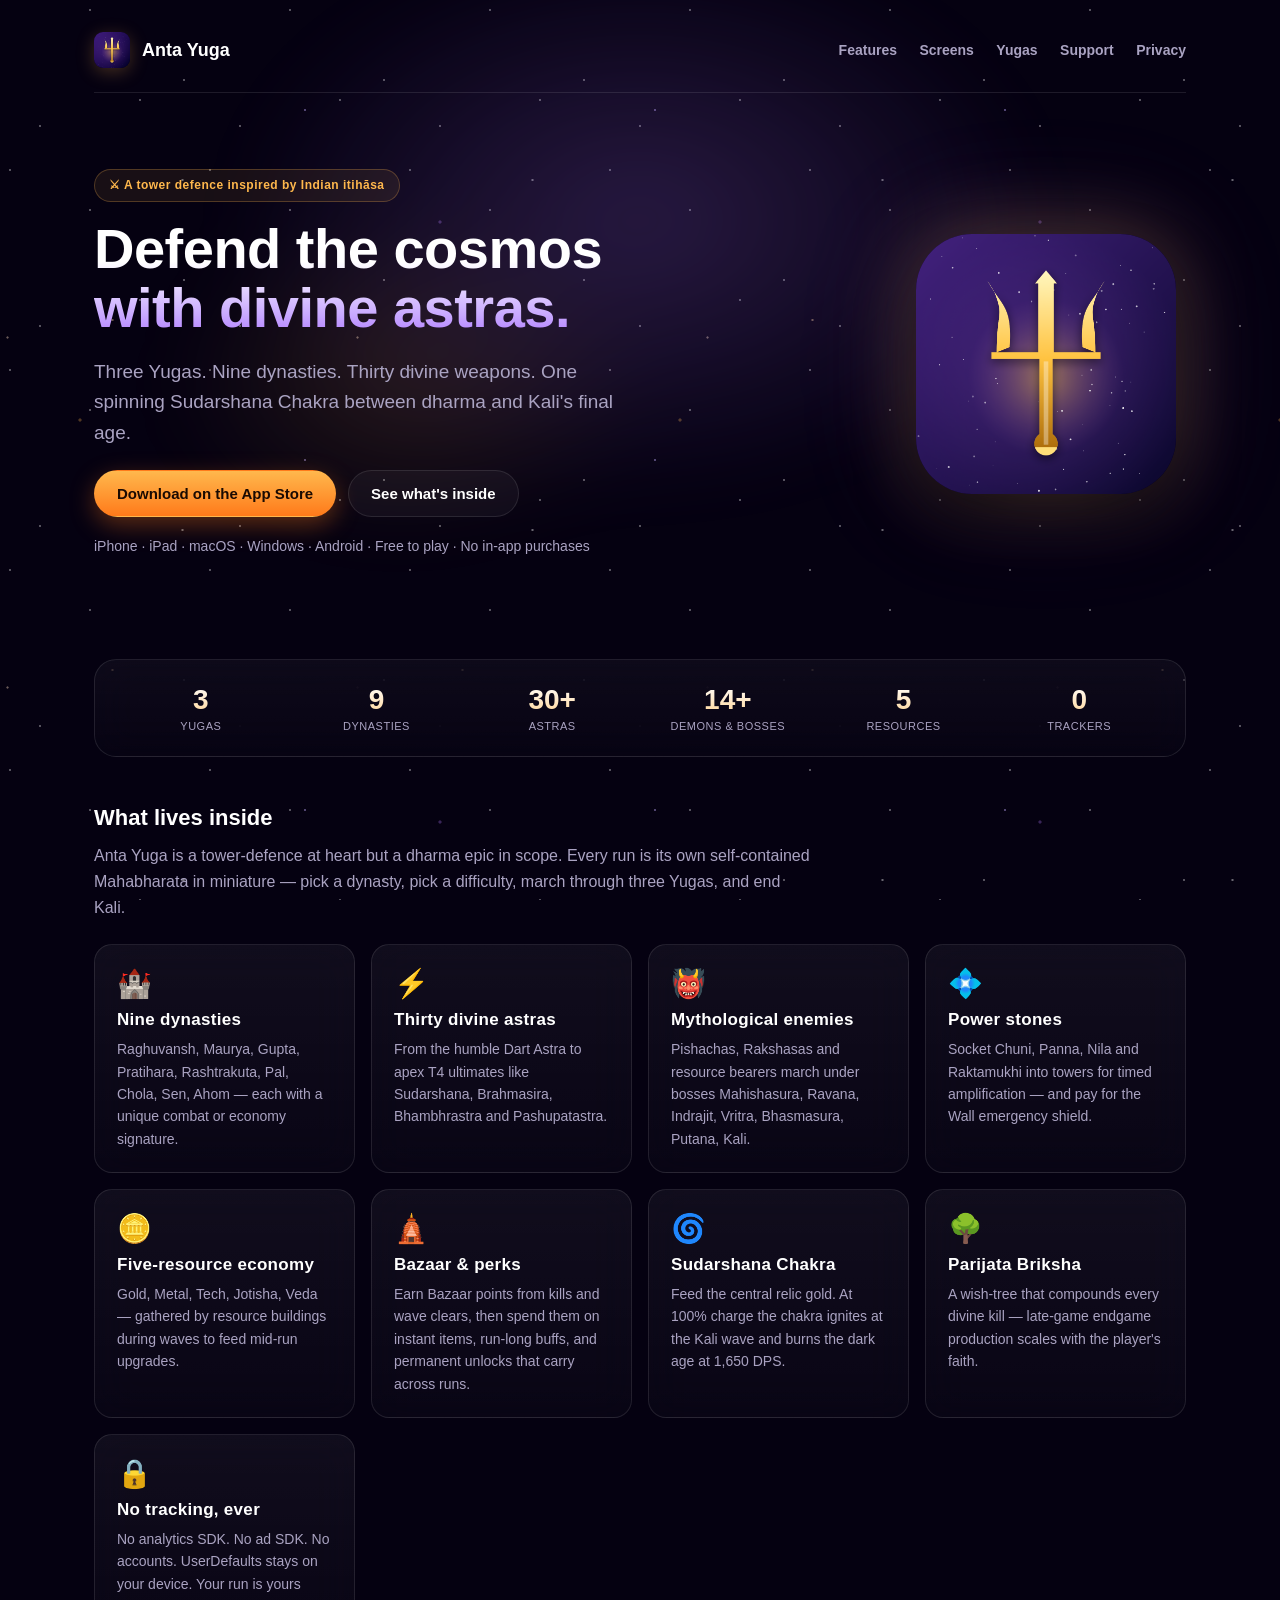
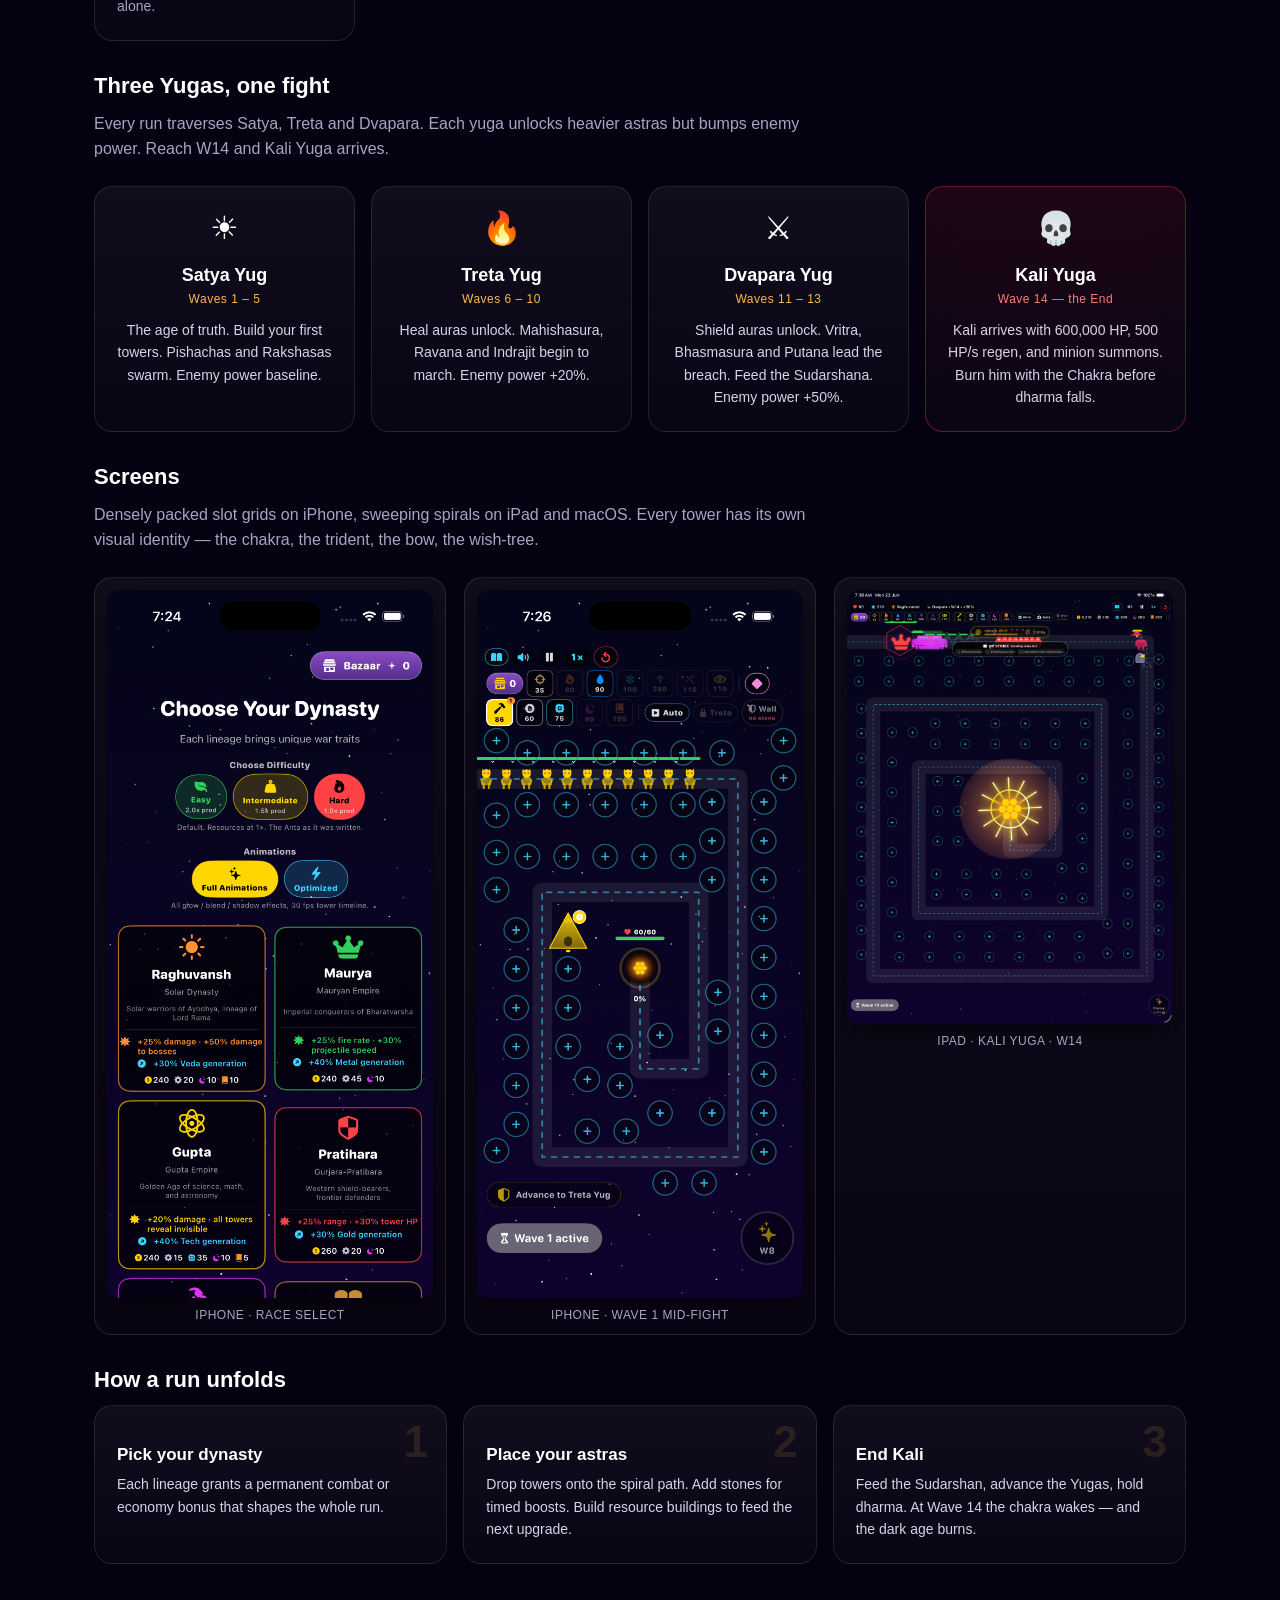
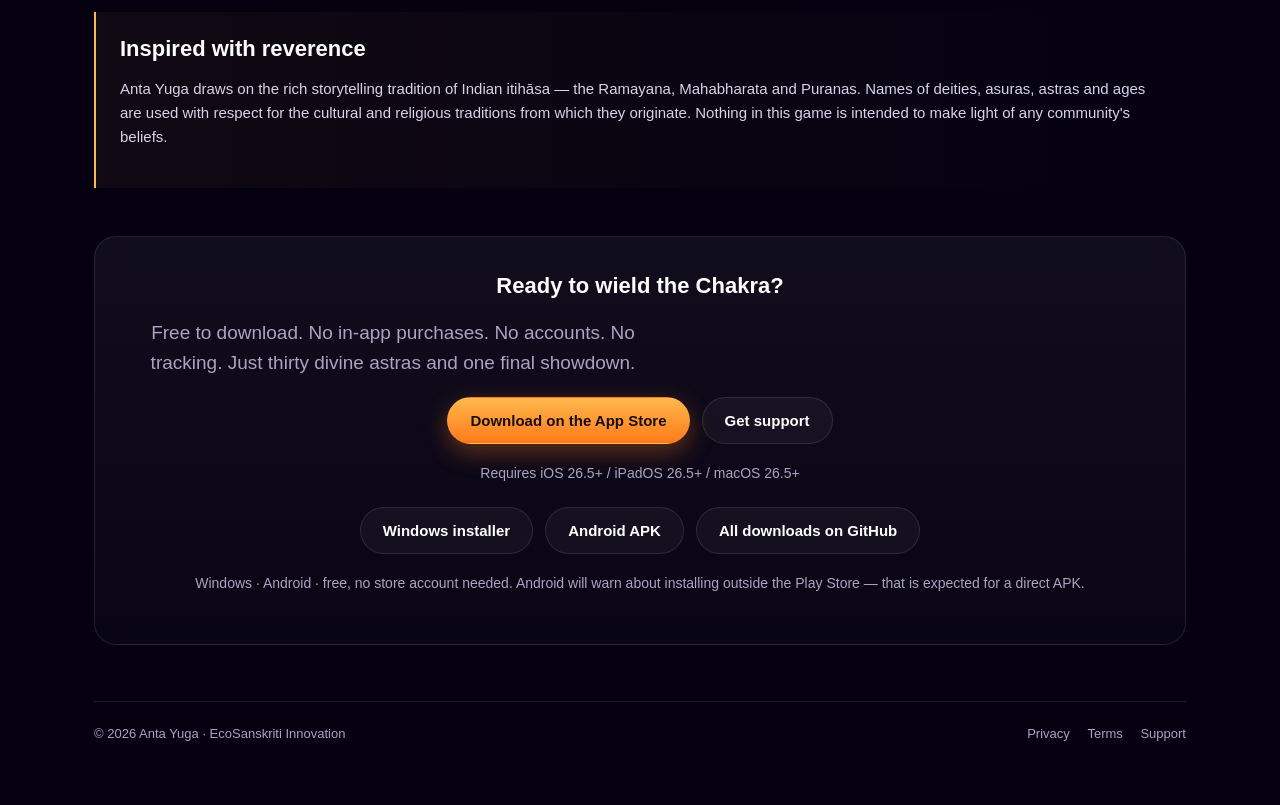
<file: docs/index.html>
<!DOCTYPE html>
<html lang="en">
<head>
<meta charset="UTF-8" />
<meta name="viewport" content="width=device-width, initial-scale=1.0" />
<title>Anta Yuga — Defend dharma across three Yugas</title>
<meta name="description" content="Anta Yuga is a strategic tower-defence game inspired by Indian itihāsa. Wield 30+ divine astras, summon the Sudarshana Chakra, and turn back the demon horde led by Kali Yuga." />
<meta property="og:title" content="Anta Yuga" />
<meta property="og:description" content="A tower-defence game inspired by Indian itihāsa. Three Yugas, nine dynasties, the Sudarshana Chakra." />
<meta property="og:image" content="icon-1024.png" />
<meta name="theme-color" content="#0a0518" />
<link rel="icon" href="icon-512.png" />
<link rel="apple-touch-icon" href="icon-512.png" />
<link rel="stylesheet" href="style.css" />
</head>
<body class="landing">

<!-- Animated starfield background -->
<div class="starfield" aria-hidden="true">
  <div class="stars stars-1"></div>
  <div class="stars stars-2"></div>
  <div class="stars stars-3"></div>
  <div class="aurora"></div>
</div>

<div class="container landing-container">

  <header class="site">
    <div class="brand">
      <img src="icon-512.png" alt="" class="brand-icon" />
      <span>Anta Yuga</span>
    </div>
    <nav class="site">
      <a href="#features">Features</a>
      <a href="#screens">Screens</a>
      <a href="#yugas">Yugas</a>
      <a href="support.html">Support</a>
      <a href="privacy.html">Privacy</a>
    </nav>
  </header>

  <!-- ─────────── HERO ─────────── -->
  <section class="hero hero-landing">
    <div class="hero-text">
      <p class="eyebrow">⚔ A tower defence inspired by Indian itihāsa</p>
      <h1 class="hero-title">Defend the cosmos<br/>with divine astras.</h1>
      <p class="tagline">
        Three Yugas. Nine dynasties. Thirty divine weapons. One spinning
        Sudarshana Chakra between dharma and Kali's final age.
      </p>
      <div class="cta-row">
        <a class="btn primary big" href="https://apps.apple.com/app/antya-yuga/id6783359423" target="_blank" rel="noopener">
          <span>Download on the App Store</span>
        </a>
        <a class="btn big" href="#features">See what's inside</a>
      </div>
      <p class="muted hero-meta">
        iPhone &middot; iPad &middot; macOS &middot; Windows &middot; Android &middot; Free to play &middot; No in-app purchases
      </p>
    </div>
    <div class="hero-art">
      <div class="icon-halo"></div>
      <img src="icon-1024.png" alt="Anta Yuga app icon" class="hero-icon" />
    </div>
  </section>

  <!-- ─────────── STAT STRIP ─────────── -->
  <section class="stat-strip">
    <div class="stat"><span class="num">3</span><span class="lbl">Yugas</span></div>
    <div class="stat"><span class="num">9</span><span class="lbl">Dynasties</span></div>
    <div class="stat"><span class="num">30+</span><span class="lbl">Astras</span></div>
    <div class="stat"><span class="num">14+</span><span class="lbl">Demons & Bosses</span></div>
    <div class="stat"><span class="num">5</span><span class="lbl">Resources</span></div>
    <div class="stat"><span class="num">0</span><span class="lbl">Trackers</span></div>
  </section>

  <!-- ─────────── FEATURES GRID ─────────── -->
  <section id="features">
    <h2>What lives inside</h2>
    <p class="section-lede">
      Anta Yuga is a tower-defence at heart but a dharma epic in scope. Every
      run is its own self-contained Mahabharata in miniature — pick a dynasty,
      pick a difficulty, march through three Yugas, and end Kali.
    </p>
    <div class="grid">
      <div class="card glass">
        <div class="card-icon">🏰</div>
        <h3>Nine dynasties</h3>
        <p>Raghuvansh, Maurya, Gupta, Pratihara, Rashtrakuta, Pal, Chola, Sen, Ahom — each with a unique combat or economy signature.</p>
      </div>
      <div class="card glass">
        <div class="card-icon">⚡</div>
        <h3>Thirty divine astras</h3>
        <p>From the humble Dart Astra to apex T4 ultimates like Sudarshana, Brahmasira, Bhambhrastra and Pashupatastra.</p>
      </div>
      <div class="card glass">
        <div class="card-icon">👹</div>
        <h3>Mythological enemies</h3>
        <p>Pishachas, Rakshasas and resource bearers march under bosses Mahishasura, Ravana, Indrajit, Vritra, Bhasmasura, Putana, Kali.</p>
      </div>
      <div class="card glass">
        <div class="card-icon">💠</div>
        <h3>Power stones</h3>
        <p>Socket Chuni, Panna, Nila and Raktamukhi into towers for timed amplification — and pay for the Wall emergency shield.</p>
      </div>
      <div class="card glass">
        <div class="card-icon">🪙</div>
        <h3>Five-resource economy</h3>
        <p>Gold, Metal, Tech, Jotisha, Veda — gathered by resource buildings during waves to feed mid-run upgrades.</p>
      </div>
      <div class="card glass">
        <div class="card-icon">🛕</div>
        <h3>Bazaar &amp; perks</h3>
        <p>Earn Bazaar points from kills and wave clears, then spend them on instant items, run-long buffs, and permanent unlocks that carry across runs.</p>
      </div>
      <div class="card glass">
        <div class="card-icon">🌀</div>
        <h3>Sudarshana Chakra</h3>
        <p>Feed the central relic gold. At 100% charge the chakra ignites at the Kali wave and burns the dark age at 1,650 DPS.</p>
      </div>
      <div class="card glass">
        <div class="card-icon">🌳</div>
        <h3>Parijata Briksha</h3>
        <p>A wish-tree that compounds every divine kill — late-game endgame production scales with the player's faith.</p>
      </div>
      <div class="card glass">
        <div class="card-icon">🔒</div>
        <h3>No tracking, ever</h3>
        <p>No analytics SDK. No ad SDK. No accounts. UserDefaults stays on your device. Your run is yours alone.</p>
      </div>
    </div>
  </section>

  <!-- ─────────── YUGAS ─────────── -->
  <section id="yugas">
    <h2>Three Yugas, one fight</h2>
    <p class="section-lede">
      Every run traverses Satya, Treta and Dvapara. Each yuga unlocks heavier
      astras but bumps enemy power. Reach W14 and Kali Yuga arrives.
    </p>
    <div class="yuga-row">
      <div class="yuga-card glass">
        <div class="yuga-glyph">☀</div>
        <h3>Satya Yug</h3>
        <p class="muted-sub">Waves 1 – 5</p>
        <p>The age of truth. Build your first towers. Pishachas and Rakshasas swarm. Enemy power baseline.</p>
      </div>
      <div class="yuga-card glass">
        <div class="yuga-glyph">🔥</div>
        <h3>Treta Yug</h3>
        <p class="muted-sub">Waves 6 – 10</p>
        <p>Heal auras unlock. Mahishasura, Ravana and Indrajit begin to march. Enemy power +20%.</p>
      </div>
      <div class="yuga-card glass">
        <div class="yuga-glyph">⚔</div>
        <h3>Dvapara Yug</h3>
        <p class="muted-sub">Waves 11 – 13</p>
        <p>Shield auras unlock. Vritra, Bhasmasura and Putana lead the breach. Feed the Sudarshana. Enemy power +50%.</p>
      </div>
      <div class="yuga-card glass kali">
        <div class="yuga-glyph">💀</div>
        <h3>Kali Yuga</h3>
        <p class="muted-sub">Wave 14 — the End</p>
        <p>Kali arrives with 600,000 HP, 500 HP/s regen, and minion summons. Burn him with the Chakra before dharma falls.</p>
      </div>
    </div>
  </section>

  <!-- ─────────── SCREENSHOTS ─────────── -->
  <section id="screens">
    <h2>Screens</h2>
    <p class="section-lede">
      Densely packed slot grids on iPhone, sweeping spirals on iPad and macOS.
      Every tower has its own visual identity — the chakra, the trident, the
      bow, the wish-tree.
    </p>
    <div class="screen-row">
      <figure class="screen-card glass">
        <img src="shot-iphone-raceselect.png" alt="iPhone — Choose Your Dynasty screen with 9 dynasty cards" />
        <figcaption class="ph-label">iPhone &middot; Race select</figcaption>
      </figure>
      <figure class="screen-card glass">
        <img src="shot-iphone-midwave.png" alt="iPhone — Wave 1 active, demons marching toward the Sudarshan relic" />
        <figcaption class="ph-label">iPhone &middot; Wave 1 mid-fight</figcaption>
      </figure>
      <figure class="screen-card glass">
        <img src="shot-ipad-kalifight.png" alt="iPad — Wave 14, Sudarshana Chakra ignited, Kali Yuga at the path edge" />
        <figcaption class="ph-label">iPad &middot; Kali Yuga &middot; W14</figcaption>
      </figure>
    </div>
  </section>

  <!-- ─────────── HOW TO PLAY ─────────── -->
  <section id="howto">
    <h2>How a run unfolds</h2>
    <div class="howto-row">
      <div class="howto-step glass">
        <span class="step-num">1</span>
        <h3>Pick your dynasty</h3>
        <p>Each lineage grants a permanent combat or economy bonus that shapes the whole run.</p>
      </div>
      <div class="howto-step glass">
        <span class="step-num">2</span>
        <h3>Place your astras</h3>
        <p>Drop towers onto the spiral path. Add stones for timed boosts. Build resource buildings to feed the next upgrade.</p>
      </div>
      <div class="howto-step glass">
        <span class="step-num">3</span>
        <h3>End Kali</h3>
        <p>Feed the Sudarshan, advance the Yugas, hold dharma. At Wave 14 the chakra wakes — and the dark age burns.</p>
      </div>
    </div>
  </section>

  <!-- ─────────── REVERENCE ─────────── -->
  <section id="reverence" class="reverence">
    <h2>Inspired with reverence</h2>
    <p>
      Anta Yuga draws on the rich storytelling tradition of Indian itihāsa —
      the Ramayana, Mahabharata and Puranas. Names of deities, asuras, astras
      and ages are used with respect for the cultural and religious traditions
      from which they originate. Nothing in this game is intended to make
      light of any community's beliefs.
    </p>
  </section>

  <!-- ─────────── DOWNLOAD CTA ─────────── -->
  <section id="download" class="download-cta glass">
    <h2>Ready to wield the Chakra?</h2>
    <p class="tagline">
      Free to download. No in-app purchases. No accounts. No tracking. Just
      thirty divine astras and one final showdown.
    </p>
    <div class="cta-row" style="margin-top: 18px;">
      <a class="btn primary big" href="https://apps.apple.com/app/antya-yuga/id6783359423" target="_blank" rel="noopener">Download on the App Store</a>
      <a class="btn big" href="support.html">Get support</a>
    </div>
    <p class="muted hero-meta">Requires iOS 26.5+ / iPadOS 26.5+ / macOS 26.5+</p>

    <!--
      Windows and Android are distributed through GitHub Releases rather than a
      store. /releases/latest/download/<asset> always resolves to the newest
      release, so these links never need updating when a new build ships.
    -->
    <div class="cta-row" style="margin-top: 22px;">
      <a class="btn big" href="https://github.com/sasmalgiri/antya-yuga/releases/latest/download/AntyaYuga-Setup.exe" target="_blank" rel="noopener">
        Windows installer
      </a>
      <a class="btn big" href="https://github.com/sasmalgiri/antya-yuga/releases/latest/download/AntyaYuga-release.apk" target="_blank" rel="noopener">
        Android APK
      </a>
      <a class="btn big" href="https://github.com/sasmalgiri/antya-yuga/releases/latest" target="_blank" rel="noopener">
        All downloads on GitHub
      </a>
    </div>
    <p class="muted hero-meta">
      Windows &middot; Android &middot; free, no store account needed.
      Android will warn about installing outside the Play Store &mdash; that is expected for a direct APK.
    </p>
  </section>

  <footer class="site">
    <div>© <span id="year"></span> Anta Yuga · EcoSanskriti Innovation</div>
    <nav>
      <a href="privacy.html">Privacy</a>
      <a href="terms.html">Terms</a>
      <a href="support.html">Support</a>
    </nav>
  </footer>
</div>

<script>
  document.getElementById("year").textContent = new Date().getFullYear();

  // Subtle parallax on hero icon as user scrolls
  const heroIcon = document.querySelector('.hero-icon');
  if (heroIcon) {
    window.addEventListener('scroll', () => {
      const y = window.scrollY;
      heroIcon.style.transform = `translateY(${y * 0.08}px) rotate(${y * 0.02}deg)`;
    }, { passive: true });
  }
</script>
</body>
</html>
</file>
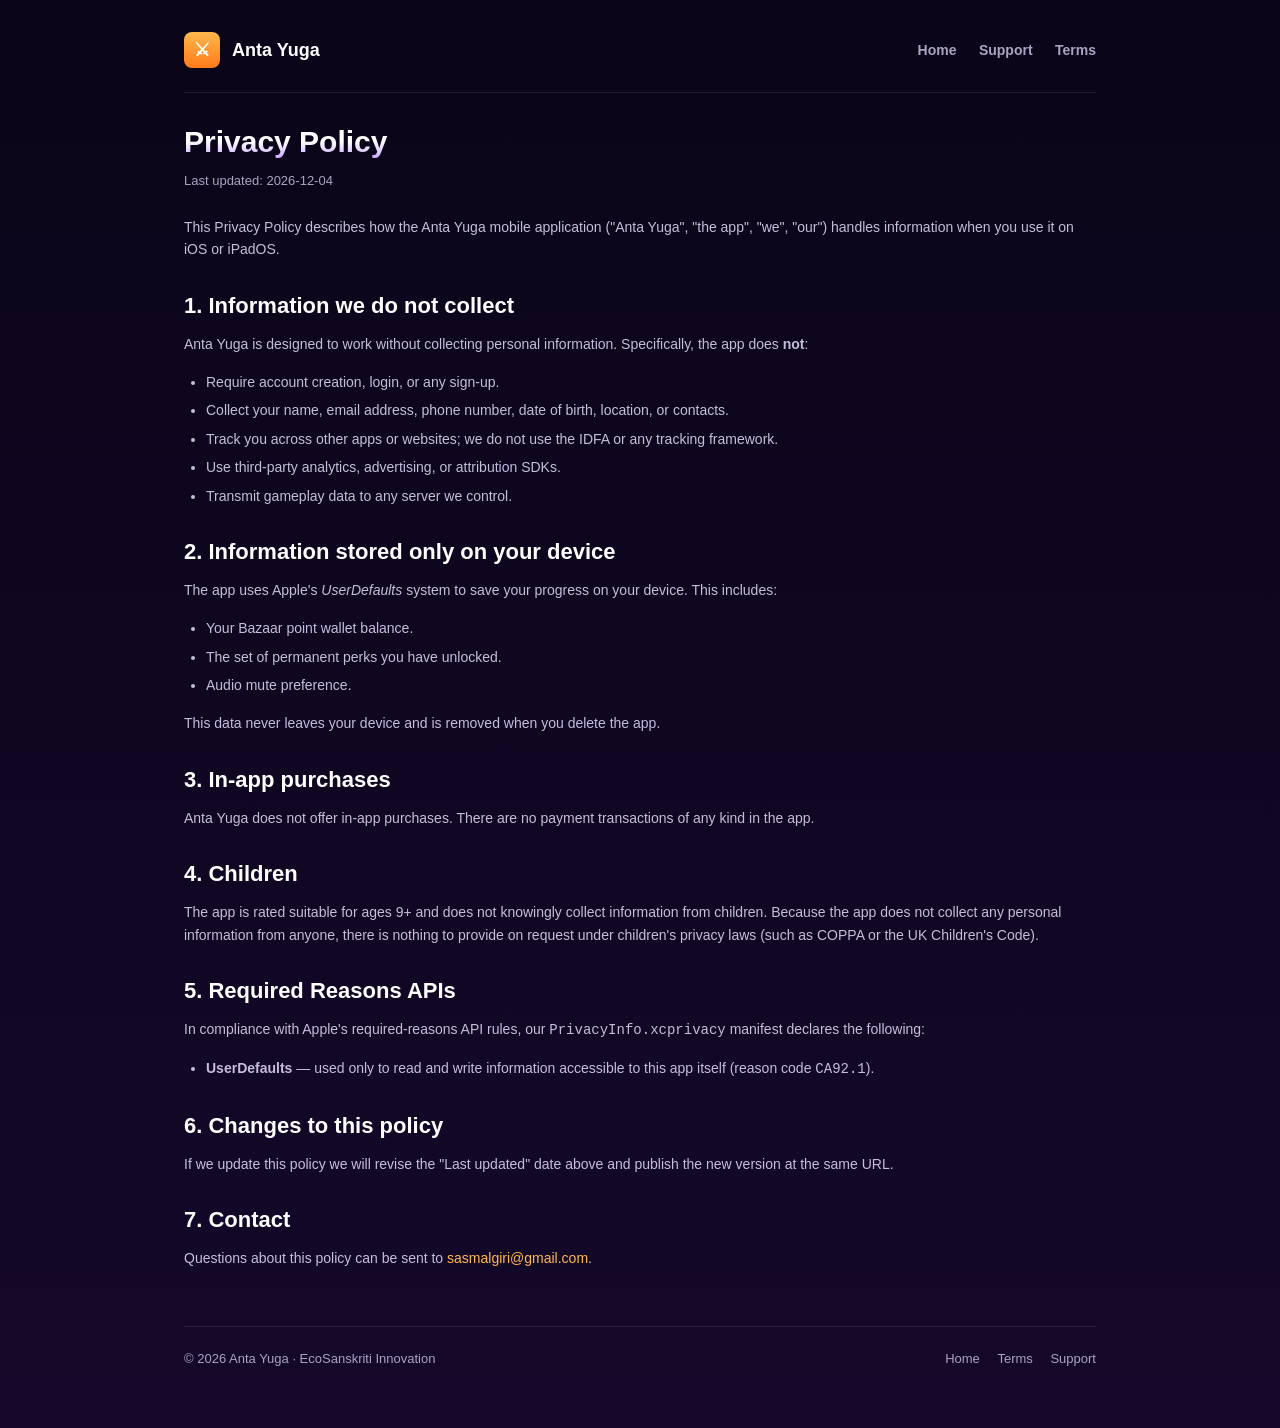
<file: docs/privacy.html>
<!DOCTYPE html>
<html lang="en">
<head>
<meta charset="UTF-8" />
<meta name="viewport" content="width=device-width, initial-scale=1.0" />
<title>Privacy Policy · Anta Yuga</title>
<link rel="stylesheet" href="style.css" />
</head>
<body>
<div class="container legal-doc">

  <header class="site">
    <div class="brand">
      <a href="index.html" style="color:#fff; display:flex; align-items:center; gap:12px;">
        <span class="badge">⚔</span><span>Anta Yuga</span>
      </a>
    </div>
    <nav class="site">
      <a href="index.html">Home</a>
      <a href="support.html">Support</a>
      <a href="terms.html">Terms</a>
    </nav>
  </header>

  <h1>Privacy Policy</h1>
  <p class="meta">Last updated: <span id="updated"></span></p>

  <p>
    This Privacy Policy describes how the Anta Yuga mobile application
    ("Anta Yuga", "the app", "we", "our") handles information when you use
    it on iOS or iPadOS.
  </p>

  <h2>1. Information we do not collect</h2>
  <p>
    Anta Yuga is designed to work without collecting personal information.
    Specifically, the app does <strong>not</strong>:
  </p>
  <ul>
    <li>Require account creation, login, or any sign-up.</li>
    <li>Collect your name, email address, phone number, date of birth, location, or contacts.</li>
    <li>Track you across other apps or websites; we do not use the IDFA or any tracking framework.</li>
    <li>Use third-party analytics, advertising, or attribution SDKs.</li>
    <li>Transmit gameplay data to any server we control.</li>
  </ul>

  <h2>2. Information stored only on your device</h2>
  <p>
    The app uses Apple's <em>UserDefaults</em> system to save your progress
    on your device. This includes:
  </p>
  <ul>
    <li>Your Bazaar point wallet balance.</li>
    <li>The set of permanent perks you have unlocked.</li>
    <li>Audio mute preference.</li>
  </ul>
  <p>
    This data never leaves your device and is removed when you delete the app.
  </p>

  <h2>3. In-app purchases</h2>
  <p>
    Anta Yuga does not offer in-app purchases. There are no payment
    transactions of any kind in the app.
  </p>

  <h2>4. Children</h2>
  <p>
    The app is rated suitable for ages 9+ and does not knowingly collect
    information from children. Because the app does not collect any
    personal information from anyone, there is nothing to provide on
    request under children's privacy laws (such as COPPA or the UK
    Children's Code).
  </p>

  <h2>5. Required Reasons APIs</h2>
  <p>
    In compliance with Apple's required-reasons API rules, our
    <code>PrivacyInfo.xcprivacy</code> manifest declares the following:
  </p>
  <ul>
    <li><strong>UserDefaults</strong> — used only to read and write information
      accessible to this app itself (reason code <code>CA92.1</code>).</li>
  </ul>

  <h2>6. Changes to this policy</h2>
  <p>
    If we update this policy we will revise the "Last updated" date above and
    publish the new version at the same URL.
  </p>

  <h2>7. Contact</h2>
  <p>
    Questions about this policy can be sent to
    <a href="mailto:sasmalgiri@gmail.com">sasmalgiri@gmail.com</a>.
  </p>

  <footer class="site">
    <div>© <span id="year"></span> Anta Yuga · EcoSanskriti Innovation</div>
    <nav>
      <a href="index.html">Home</a>
      <a href="terms.html">Terms</a>
      <a href="support.html">Support</a>
    </nav>
  </footer>
</div>
<script>
  document.getElementById("year").textContent = new Date().getFullYear();
  document.getElementById("updated").textContent = new Date().toISOString().slice(0,10);
</script>
</body>
</html>
</file>
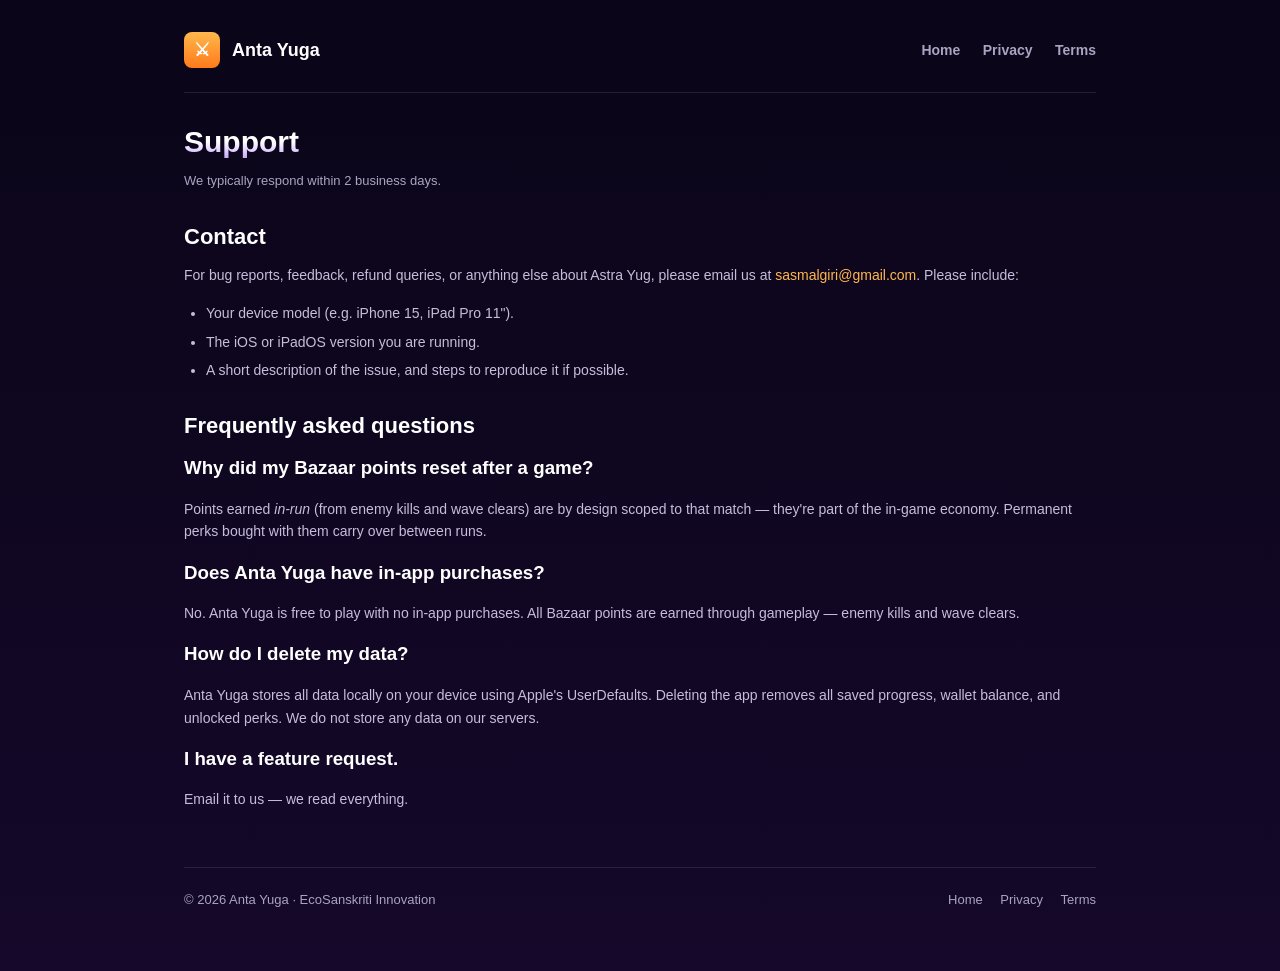
<file: docs/support.html>
<!DOCTYPE html>
<html lang="en">
<head>
<meta charset="UTF-8" />
<meta name="viewport" content="width=device-width, initial-scale=1.0" />
<title>Support · Anta Yuga</title>
<link rel="stylesheet" href="style.css" />
</head>
<body>
<div class="container legal-doc">

  <header class="site">
    <div class="brand">
      <a href="index.html" style="color:#fff; display:flex; align-items:center; gap:12px;">
        <span class="badge">⚔</span><span>Anta Yuga</span>
      </a>
    </div>
    <nav class="site">
      <a href="index.html">Home</a>
      <a href="privacy.html">Privacy</a>
      <a href="terms.html">Terms</a>
    </nav>
  </header>

  <h1>Support</h1>
  <p class="meta">We typically respond within 2 business days.</p>

  <h2>Contact</h2>
  <p>
    For bug reports, feedback, refund queries, or anything else about Astra
    Yug, please email us at
    <a href="mailto:sasmalgiri@gmail.com?subject=Astra%20Yug%20Support">sasmalgiri@gmail.com</a>.
    Please include:
  </p>
  <ul>
    <li>Your device model (e.g. iPhone 15, iPad Pro 11").</li>
    <li>The iOS or iPadOS version you are running.</li>
    <li>A short description of the issue, and steps to reproduce it if possible.</li>
  </ul>

  <h2>Frequently asked questions</h2>

  <h3 style="margin-top:18px;">Why did my Bazaar points reset after a game?</h3>
  <p>
    Points earned <em>in-run</em> (from enemy kills and wave clears) are by design
    scoped to that match — they're part of the in-game economy. Permanent perks
    bought with them carry over between runs.
  </p>

  <h3>Does Anta Yuga have in-app purchases?</h3>
  <p>
    No. Anta Yuga is free to play with no in-app purchases. All Bazaar points
    are earned through gameplay — enemy kills and wave clears.
  </p>

  <h3>How do I delete my data?</h3>
  <p>
    Anta Yuga stores all data locally on your device using Apple's UserDefaults.
    Deleting the app removes all saved progress, wallet balance, and unlocked
    perks. We do not store any data on our servers.
  </p>

  <h3>I have a feature request.</h3>
  <p>
    Email it to us — we read everything.
  </p>

  <footer class="site">
    <div>© <span id="year"></span> Anta Yuga · EcoSanskriti Innovation</div>
    <nav>
      <a href="index.html">Home</a>
      <a href="privacy.html">Privacy</a>
      <a href="terms.html">Terms</a>
    </nav>
  </footer>
</div>
<script>document.getElementById("year").textContent = new Date().getFullYear();</script>
</body>
</html>
</file>
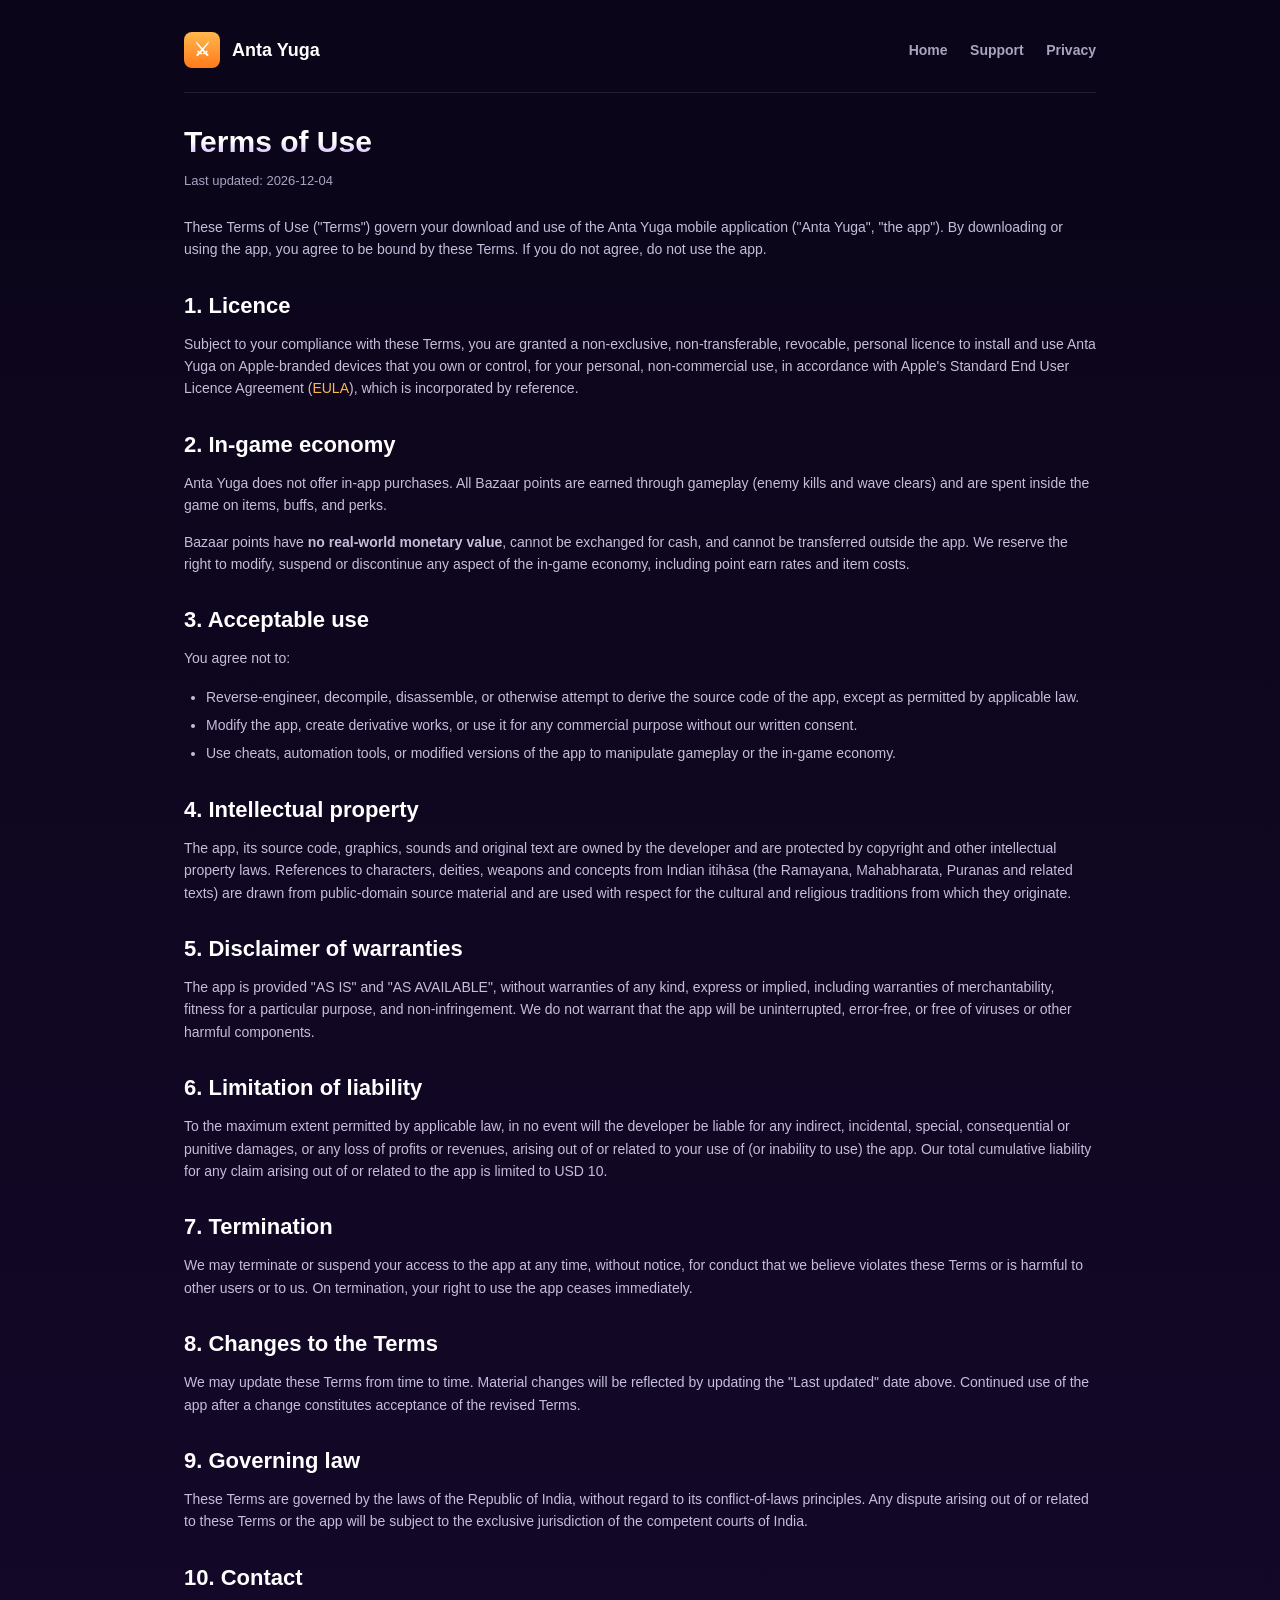
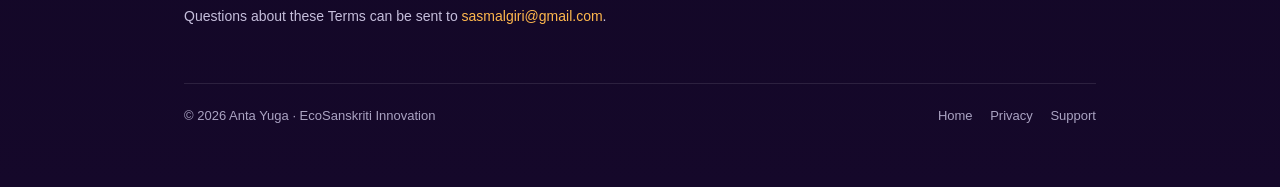
<file: docs/terms.html>
<!DOCTYPE html>
<html lang="en">
<head>
<meta charset="UTF-8" />
<meta name="viewport" content="width=device-width, initial-scale=1.0" />
<title>Terms of Use · Anta Yuga</title>
<link rel="stylesheet" href="style.css" />
</head>
<body>
<div class="container legal-doc">

  <header class="site">
    <div class="brand">
      <a href="index.html" style="color:#fff; display:flex; align-items:center; gap:12px;">
        <span class="badge">⚔</span><span>Anta Yuga</span>
      </a>
    </div>
    <nav class="site">
      <a href="index.html">Home</a>
      <a href="support.html">Support</a>
      <a href="privacy.html">Privacy</a>
    </nav>
  </header>

  <h1>Terms of Use</h1>
  <p class="meta">Last updated: <span id="updated"></span></p>

  <p>
    These Terms of Use ("Terms") govern your download and use of the Anta Yuga
    mobile application ("Anta Yuga", "the app"). By downloading or using the
    app, you agree to be bound by these Terms. If you do not agree, do not use
    the app.
  </p>

  <h2>1. Licence</h2>
  <p>
    Subject to your compliance with these Terms, you are granted a non-exclusive,
    non-transferable, revocable, personal licence to install and use Anta Yuga
    on Apple-branded devices that you own or control, for your personal,
    non-commercial use, in accordance with Apple's Standard End User Licence
    Agreement
    (<a href="https://www.apple.com/legal/internet-services/itunes/dev/stdeula/" target="_blank" rel="noopener">EULA</a>),
    which is incorporated by reference.
  </p>

  <h2>2. In-game economy</h2>
  <p>
    Anta Yuga does not offer in-app purchases. All Bazaar points are earned
    through gameplay (enemy kills and wave clears) and are spent inside the
    game on items, buffs, and perks.
  </p>
  <p>
    Bazaar points have <strong>no real-world monetary value</strong>, cannot be
    exchanged for cash, and cannot be transferred outside the app. We reserve
    the right to modify, suspend or discontinue any aspect of the in-game
    economy, including point earn rates and item costs.
  </p>

  <h2>3. Acceptable use</h2>
  <p>You agree not to:</p>
  <ul>
    <li>Reverse-engineer, decompile, disassemble, or otherwise attempt to derive the source code of the app, except as permitted by applicable law.</li>
    <li>Modify the app, create derivative works, or use it for any commercial purpose without our written consent.</li>
    <li>Use cheats, automation tools, or modified versions of the app to manipulate gameplay or the in-game economy.</li>
  </ul>

  <h2>4. Intellectual property</h2>
  <p>
    The app, its source code, graphics, sounds and original text are owned by
    the developer and are protected by copyright and other intellectual property
    laws. References to characters, deities, weapons and concepts from Indian
    itihāsa (the Ramayana, Mahabharata, Puranas and related texts) are drawn
    from public-domain source material and are used with respect for the
    cultural and religious traditions from which they originate.
  </p>

  <h2>5. Disclaimer of warranties</h2>
  <p>
    The app is provided "AS IS" and "AS AVAILABLE", without warranties of any
    kind, express or implied, including warranties of merchantability, fitness
    for a particular purpose, and non-infringement. We do not warrant that the
    app will be uninterrupted, error-free, or free of viruses or other harmful
    components.
  </p>

  <h2>6. Limitation of liability</h2>
  <p>
    To the maximum extent permitted by applicable law, in no event will the
    developer be liable for any indirect, incidental, special, consequential or
    punitive damages, or any loss of profits or revenues, arising out of or
    related to your use of (or inability to use) the app. Our total cumulative
    liability for any claim arising out of or related to the app is limited to
    USD 10.
  </p>

  <h2>7. Termination</h2>
  <p>
    We may terminate or suspend your access to the app at any time, without
    notice, for conduct that we believe violates these Terms or is harmful to
    other users or to us. On termination, your right to use the app ceases
    immediately.
  </p>

  <h2>8. Changes to the Terms</h2>
  <p>
    We may update these Terms from time to time. Material changes will be
    reflected by updating the "Last updated" date above. Continued use of the
    app after a change constitutes acceptance of the revised Terms.
  </p>

  <h2>9. Governing law</h2>
  <p>
    These Terms are governed by the laws of the Republic of India, without
    regard to its conflict-of-laws principles. Any dispute arising out of or
    related to these Terms or the app will be subject to the exclusive
    jurisdiction of the competent courts of India.
  </p>

  <h2>10. Contact</h2>
  <p>
    Questions about these Terms can be sent to
    <a href="mailto:sasmalgiri@gmail.com">sasmalgiri@gmail.com</a>.
  </p>

  <footer class="site">
    <div>© <span id="year"></span> Anta Yuga · EcoSanskriti Innovation</div>
    <nav>
      <a href="index.html">Home</a>
      <a href="privacy.html">Privacy</a>
      <a href="support.html">Support</a>
    </nav>
  </footer>
</div>
<script>
  document.getElementById("year").textContent = new Date().getFullYear();
  document.getElementById("updated").textContent = new Date().toISOString().slice(0,10);
</script>
</body>
</html>
</file>
<file: docs/style.css>
/* Anta Yuga — site styles */
:root {
  --bg-1: #0a0518;
  --bg-2: #15082a;
  --accent: #ffb84d;
  --accent-2: #b07cff;
  --text: #ffffff;
  --muted: #aaa3c2;
  --card: rgba(255, 255, 255, 0.04);
  --card-border: rgba(255, 255, 255, 0.10);
}

* { box-sizing: border-box; }

html, body {
  margin: 0;
  padding: 0;
  background: linear-gradient(180deg, var(--bg-1), var(--bg-2));
  color: var(--text);
  font-family: -apple-system, BlinkMacSystemFont, "Segoe UI", Roboto, sans-serif;
  -webkit-font-smoothing: antialiased;
  min-height: 100vh;
}

a { color: var(--accent); text-decoration: none; }
a:hover { color: #ffd494; }

.container {
  max-width: 960px;
  margin: 0 auto;
  padding: 32px 24px 64px;
}

header.site {
  display: flex;
  align-items: center;
  justify-content: space-between;
  padding-bottom: 24px;
  border-bottom: 1px solid var(--card-border);
  margin-bottom: 32px;
}

.brand {
  display: flex;
  align-items: center;
  gap: 12px;
  font-weight: 800;
  font-size: 18px;
}

.brand .badge {
  width: 36px; height: 36px;
  border-radius: 8px;
  background: linear-gradient(180deg, var(--accent), #ff7a1a);
  display: inline-flex; align-items: center; justify-content: center;
  font-size: 18px;
}

nav.site a {
  margin-left: 18px;
  color: var(--muted);
  font-size: 14px;
  font-weight: 600;
}
nav.site a:hover { color: var(--text); }

h1 {
  font-size: 44px;
  line-height: 1.1;
  margin: 8px 0 12px;
  background: linear-gradient(180deg, #fff 50%, #c9aaff);
  -webkit-background-clip: text;
  -webkit-text-fill-color: transparent;
  background-clip: text;
}
@media (max-width: 600px) { h1 { font-size: 32px; } }

h2 {
  font-size: 22px;
  margin-top: 32px;
  margin-bottom: 12px;
  color: #fff;
}

p, li { color: #d8d3ea; line-height: 1.6; }
.muted { color: var(--muted); font-size: 14px; }

.hero {
  display: flex;
  flex-direction: column;
  align-items: flex-start;
  padding: 16px 0 24px;
}

.tagline { font-size: 18px; color: var(--muted); max-width: 640px; }

.cta-row { margin-top: 22px; display: flex; gap: 12px; flex-wrap: wrap; }

.btn {
  display: inline-flex;
  align-items: center;
  gap: 8px;
  padding: 12px 18px;
  border-radius: 999px;
  font-weight: 700;
  border: 1px solid var(--card-border);
  background: var(--card);
  color: #fff;
  font-size: 14px;
}
.btn.primary {
  background: linear-gradient(180deg, var(--accent), #ff7a1a);
  border-color: transparent;
  color: #1a0a02;
}
.btn:hover { filter: brightness(1.08); }

.grid {
  display: grid;
  grid-template-columns: repeat(auto-fit, minmax(220px, 1fr));
  gap: 16px;
  margin-top: 12px;
}
.card {
  background: var(--card);
  border: 1px solid var(--card-border);
  border-radius: 14px;
  padding: 16px;
}
.card h3 {
  margin: 0 0 6px;
  font-size: 15px;
  letter-spacing: 0.3px;
}
.card p { margin: 0; font-size: 13px; color: var(--muted); }

ol, ul { padding-left: 22px; }
ol li, ul li { margin-bottom: 6px; }

footer.site {
  margin-top: 56px;
  padding-top: 24px;
  border-top: 1px solid var(--card-border);
  display: flex;
  justify-content: space-between;
  flex-wrap: wrap;
  gap: 16px;
  font-size: 13px;
  color: var(--muted);
}
footer.site nav a { margin-left: 14px; color: var(--muted); }
footer.site nav a:first-child { margin-left: 0; }
footer.site nav a:hover { color: var(--text); }

.legal-doc h1 { font-size: 30px; }
.legal-doc p, .legal-doc li { font-size: 14px; color: #c5bedb; }
.legal-doc .meta { margin-bottom: 24px; color: var(--muted); font-size: 13px; }

/* ════════════════════════════════════════════════════════════════
   LANDING PAGE — glassmorphism + animated starfield re-skin
   ════════════════════════════════════════════════════════════════ */

body.landing {
  background: #050111;
  overflow-x: hidden;
}

.landing-container { max-width: 1140px; position: relative; z-index: 1; }

/* ─── Starfield ─── */
.starfield {
  position: fixed;
  inset: 0;
  z-index: 0;
  overflow: hidden;
  pointer-events: none;
}
.stars {
  position: absolute;
  inset: -50%;
  background-repeat: repeat;
  opacity: 0.85;
}
.stars-1 {
  background-image:
    radial-gradient(1px 1px at 25% 10%, #fff 50%, transparent 100%),
    radial-gradient(1px 1px at 65% 30%, #fff 50%, transparent 100%),
    radial-gradient(1px 1px at 90% 75%, #fff 50%, transparent 100%),
    radial-gradient(1px 1px at 12% 65%, #fff 50%, transparent 100%),
    radial-gradient(1px 1px at 40% 88%, #fff 50%, transparent 100%);
  background-size: 200px 200px;
  animation: driftA 90s linear infinite;
  opacity: 0.55;
}
.stars-2 {
  background-image:
    radial-gradient(1.5px 1.5px at 15% 20%, #ffd7a2 50%, transparent 100%),
    radial-gradient(1.5px 1.5px at 70% 60%, #c2acff 50%, transparent 100%),
    radial-gradient(1.5px 1.5px at 35% 80%, #fff 50%, transparent 100%),
    radial-gradient(1.5px 1.5px at 85% 25%, #ffe0c4 50%, transparent 100%);
  background-size: 350px 350px;
  animation: driftB 130s linear infinite;
  opacity: 0.4;
}
.stars-3 {
  background-image:
    radial-gradient(2px 2px at 20% 45%, #ffb84d 60%, transparent 100%),
    radial-gradient(2px 2px at 80% 12%, #b07cff 60%, transparent 100%);
  background-size: 600px 600px;
  animation: driftA 200s linear infinite;
  opacity: 0.3;
}
@keyframes driftA {
  from { transform: translate3d(0, 0, 0); }
  to   { transform: translate3d(-200px, -200px, 0); }
}
@keyframes driftB {
  from { transform: translate3d(0, 0, 0); }
  to   { transform: translate3d(-350px, 175px, 0); }
}

/* Aurora glow */
.aurora {
  position: absolute;
  top: -20%; left: 50%;
  transform: translateX(-50%);
  width: 1200px; height: 800px;
  background:
    radial-gradient(closest-side, rgba(176, 124, 255, 0.30), transparent 70%),
    radial-gradient(closest-side at 30% 70%, rgba(255, 184, 77, 0.18), transparent 70%);
  filter: blur(40px);
  opacity: 0.7;
}

/* ─── Brand icon in header ─── */
.brand-icon {
  width: 36px; height: 36px;
  border-radius: 9px;
  box-shadow: 0 4px 18px rgba(255, 184, 77, 0.25);
}

/* ─── Hero re-skin ─── */
.hero-landing {
  flex-direction: row;
  align-items: center;
  justify-content: space-between;
  gap: 40px;
  padding: 32px 0 56px;
}
.hero-text { flex: 1 1 460px; }
.hero-art  { flex: 0 0 280px; position: relative; display: flex; justify-content: center; }

.eyebrow {
  display: inline-block;
  padding: 6px 14px;
  border-radius: 999px;
  font-size: 12px;
  font-weight: 700;
  letter-spacing: 0.5px;
  color: var(--accent);
  background: rgba(255, 184, 77, 0.08);
  border: 1px solid rgba(255, 184, 77, 0.25);
  margin-bottom: 18px;
}

.hero-title {
  font-size: 56px;
  line-height: 1.05;
  letter-spacing: -0.5px;
  background: linear-gradient(180deg, #fff 35%, #c9aaff 80%, #b07cff);
  -webkit-background-clip: text;
  -webkit-text-fill-color: transparent;
  background-clip: text;
  margin: 0 0 18px;
}
@media (max-width: 760px) {
  .hero-landing { flex-direction: column; text-align: center; }
  .hero-text { flex: none; }
  .hero-title { font-size: 40px; }
  .hero-art { order: -1; flex: 0 0 220px; }
  .cta-row { justify-content: center; }
}

.tagline { font-size: 19px; max-width: 540px; }
.hero-meta { margin-top: 18px; }

.hero-icon {
  width: 260px; height: 260px;
  border-radius: 56px;
  box-shadow:
    0 30px 60px rgba(0,0,0,0.45),
    0 0 80px rgba(255, 184, 77, 0.25),
    0 0 120px rgba(176, 124, 255, 0.18);
  transition: transform 0.3s ease-out;
}

.icon-halo {
  position: absolute;
  width: 320px; height: 320px;
  border-radius: 50%;
  background: radial-gradient(closest-side, rgba(255, 184, 77, 0.35), transparent 70%);
  filter: blur(30px);
  animation: pulse 4s ease-in-out infinite;
}
@keyframes pulse {
  0%, 100% { transform: scale(1); opacity: 0.6; }
  50%      { transform: scale(1.15); opacity: 0.9; }
}

/* ─── CTA buttons ─── */
.btn.big { padding: 14px 22px; font-size: 15px; }
.btn.primary.big {
  box-shadow: 0 8px 24px rgba(255, 122, 26, 0.35);
}

/* ─── Stat strip ─── */
.stat-strip {
  display: grid;
  grid-template-columns: repeat(6, 1fr);
  gap: 12px;
  padding: 24px;
  margin: 32px 0 48px;
  background: linear-gradient(180deg, rgba(255,255,255,0.04), rgba(255,255,255,0.01));
  border: 1px solid var(--card-border);
  border-radius: 22px;
  backdrop-filter: blur(20px);
  -webkit-backdrop-filter: blur(20px);
}
@media (max-width: 720px) {
  .stat-strip { grid-template-columns: repeat(3, 1fr); }
}
.stat { text-align: center; display: flex; flex-direction: column; gap: 4px; }
.stat .num {
  font-size: 28px; font-weight: 800;
  background: linear-gradient(180deg, #fff, #ffd494);
  -webkit-background-clip: text;
  -webkit-text-fill-color: transparent;
  background-clip: text;
}
.stat .lbl { font-size: 11px; color: var(--muted); letter-spacing: 0.5px; text-transform: uppercase; }

/* ─── Section lede ─── */
.section-lede {
  font-size: 16px;
  color: var(--muted);
  max-width: 720px;
  margin: 6px 0 24px;
}

/* ─── Glass card ─── */
.glass {
  background:
    linear-gradient(180deg, rgba(255,255,255,0.05), rgba(255,255,255,0.02));
  border: 1px solid rgba(255,255,255,0.10);
  border-radius: 18px;
  backdrop-filter: blur(20px);
  -webkit-backdrop-filter: blur(20px);
  transition: transform 0.25s ease, border-color 0.25s ease, box-shadow 0.25s ease;
}
.glass:hover {
  transform: translateY(-4px);
  border-color: rgba(255, 184, 77, 0.40);
  box-shadow: 0 14px 40px rgba(0, 0, 0, 0.35), 0 0 24px rgba(255, 184, 77, 0.10);
}
.card.glass { padding: 22px; }
.card-icon { font-size: 28px; margin-bottom: 10px; }
.card.glass h3 { font-size: 17px; margin-bottom: 8px; }
.card.glass p { font-size: 14px; }

/* ─── Yugas row ─── */
.yuga-row {
  display: grid;
  grid-template-columns: repeat(auto-fit, minmax(220px, 1fr));
  gap: 16px;
  margin-top: 8px;
}
.yuga-card {
  padding: 22px;
  text-align: center;
}
.yuga-glyph {
  font-size: 32px;
  margin-bottom: 8px;
}
.yuga-card h3 { font-size: 18px; margin-bottom: 4px; }
.yuga-card .muted-sub { font-size: 12px; color: var(--accent); margin-bottom: 10px; letter-spacing: 0.5px; }
.yuga-card p { font-size: 14px; margin: 0; }
.yuga-card.kali {
  background: linear-gradient(180deg, rgba(255, 60, 70, 0.10), rgba(255,255,255,0.02));
  border-color: rgba(255, 60, 70, 0.35);
}
.yuga-card.kali .muted-sub { color: #ff7a7a; }

/* ─── Screen showcase ─── */
.screen-row {
  display: grid;
  grid-template-columns: repeat(auto-fit, minmax(240px, 1fr));
  gap: 18px;
}
figure.screen-card {
  margin: 0;
  padding: 12px;
  display: flex;
  flex-direction: column;
  gap: 10px;
  overflow: hidden;
}
figure.screen-card img {
  width: 100%;
  height: auto;
  border-radius: 12px;
  display: block;
  box-shadow: 0 10px 30px rgba(0, 0, 0, 0.45);
  transition: transform 0.4s ease;
}
figure.screen-card:hover img { transform: scale(1.02); }
.ph-label {
  font-size: 12px;
  color: var(--muted);
  letter-spacing: 0.5px;
  text-align: center;
  text-transform: uppercase;
}

/* ─── How-to-play steps ─── */
.howto-row {
  display: grid;
  grid-template-columns: repeat(auto-fit, minmax(240px, 1fr));
  gap: 16px;
  margin-top: 8px;
}
.howto-step {
  padding: 22px;
  position: relative;
}
.step-num {
  position: absolute;
  top: 14px; right: 18px;
  font-size: 44px; font-weight: 800;
  color: rgba(255, 184, 77, 0.12);
  line-height: 1;
}
.howto-step h3 { font-size: 17px; margin-bottom: 8px; }
.howto-step p { font-size: 14px; margin: 0; }

/* ─── Reverence ─── */
.reverence {
  margin-top: 48px;
  padding: 24px;
  border-left: 2px solid var(--accent);
  background: linear-gradient(90deg, rgba(255,184,77,0.05), transparent);
  border-radius: 0 14px 14px 0;
}
.reverence h2 { margin-top: 0; }
.reverence p { font-size: 15px; }

/* ─── Download CTA card ─── */
.download-cta {
  margin-top: 48px;
  padding: 36px 28px;
  text-align: center;
  border-radius: 22px;
}
.download-cta h2 { margin: 0 0 8px; }
.download-cta .cta-row { justify-content: center; }
</file>
